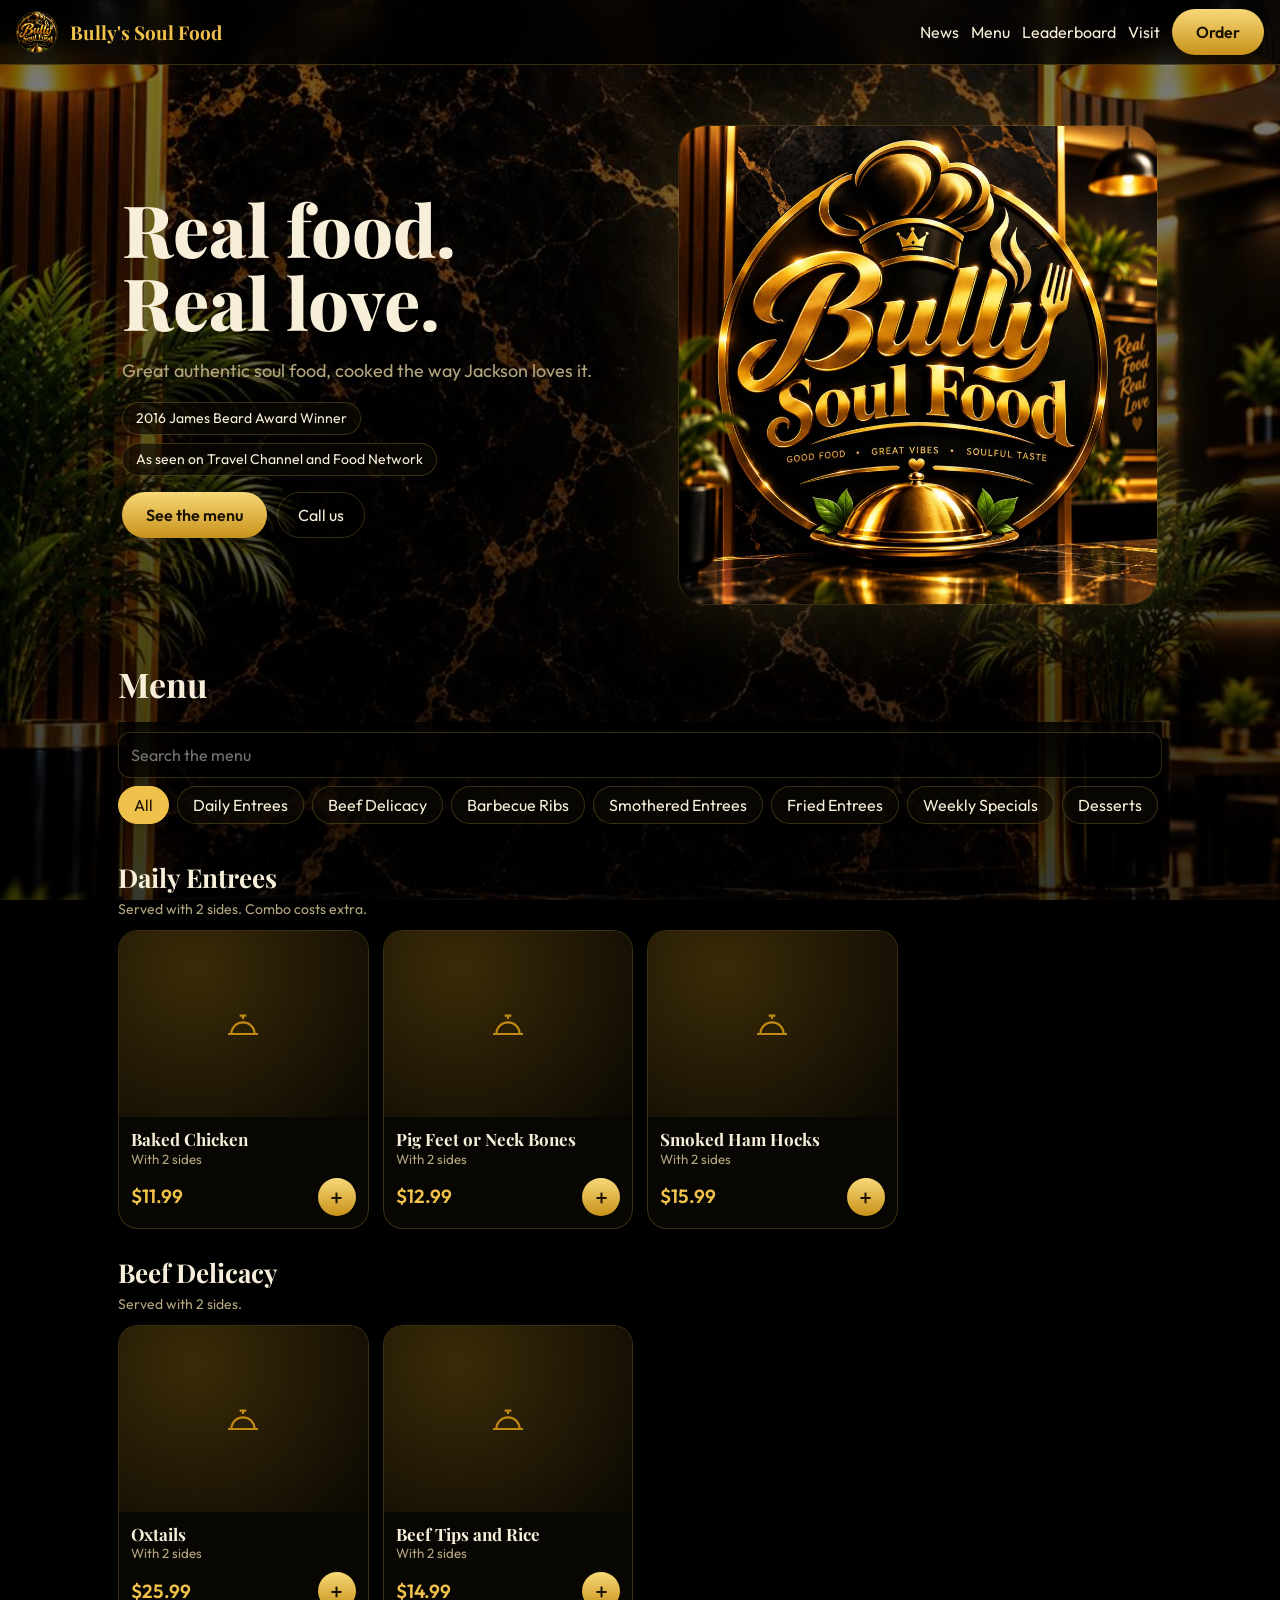
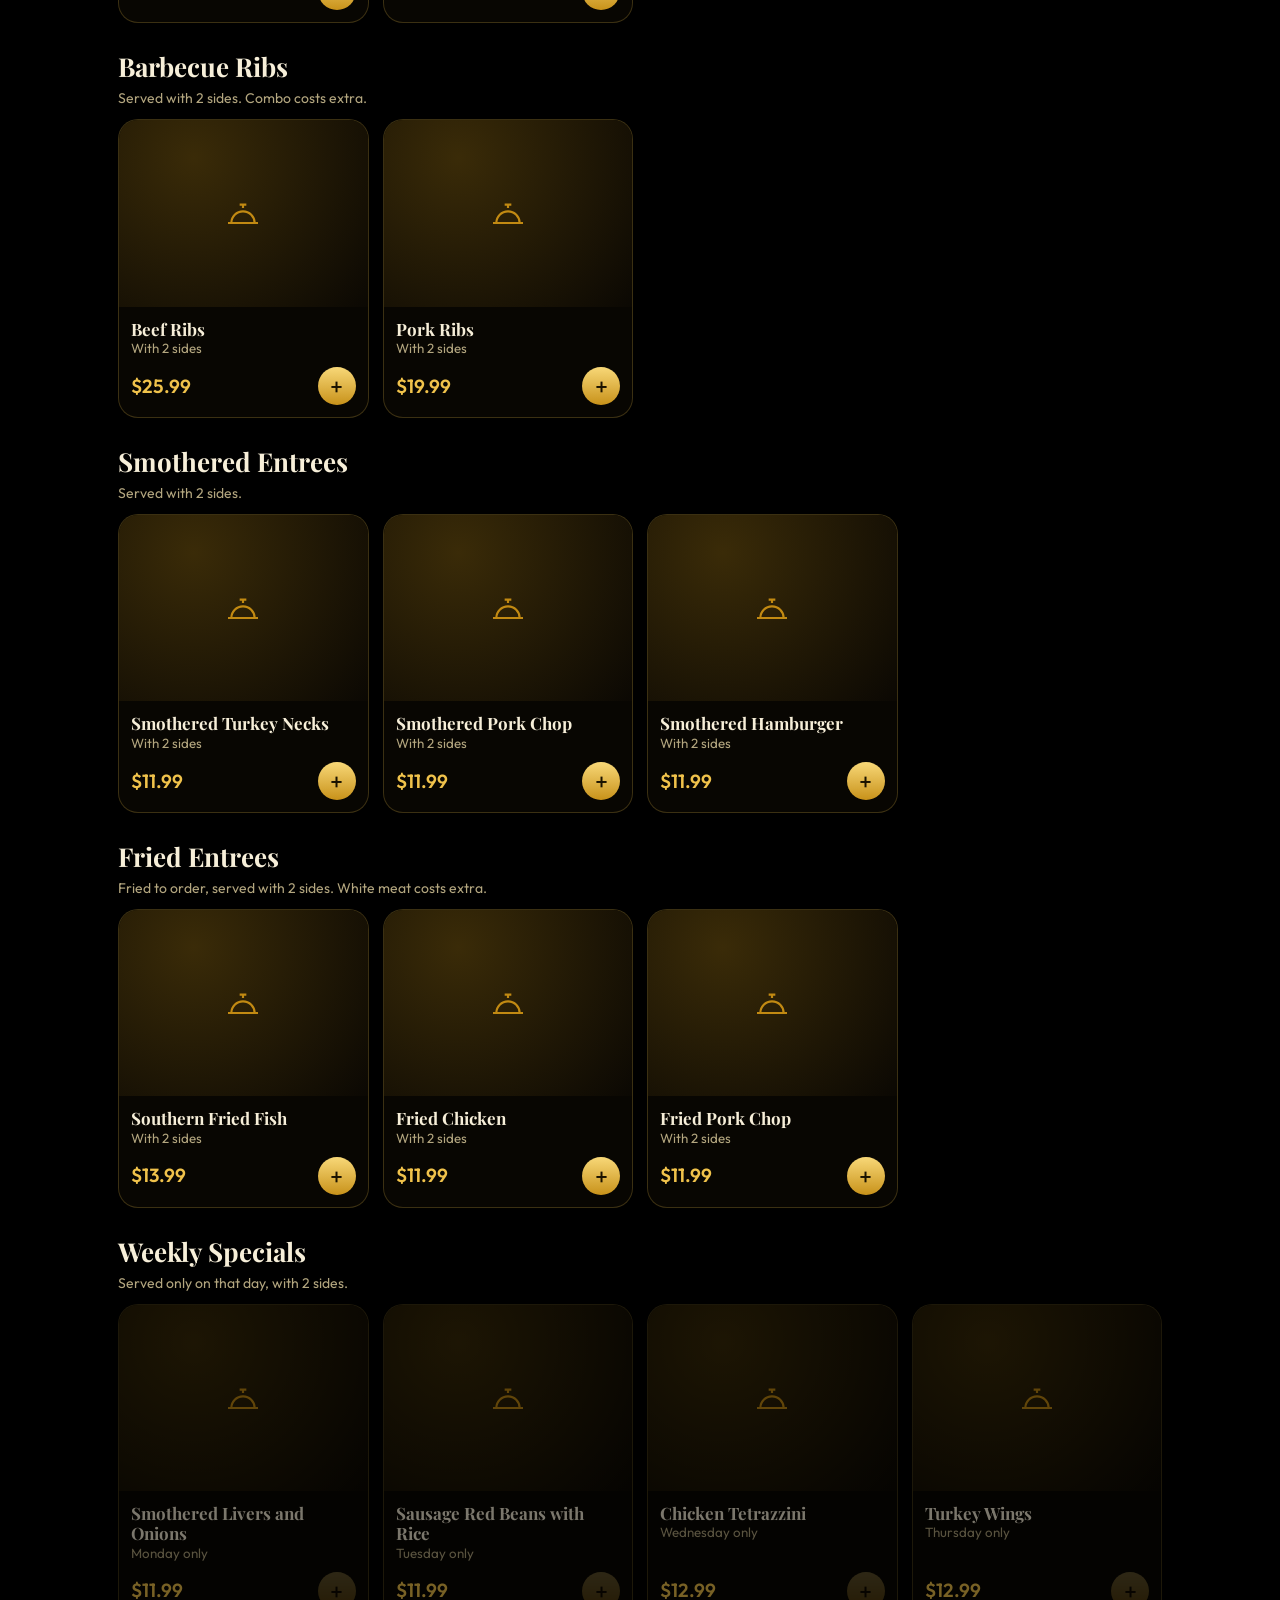
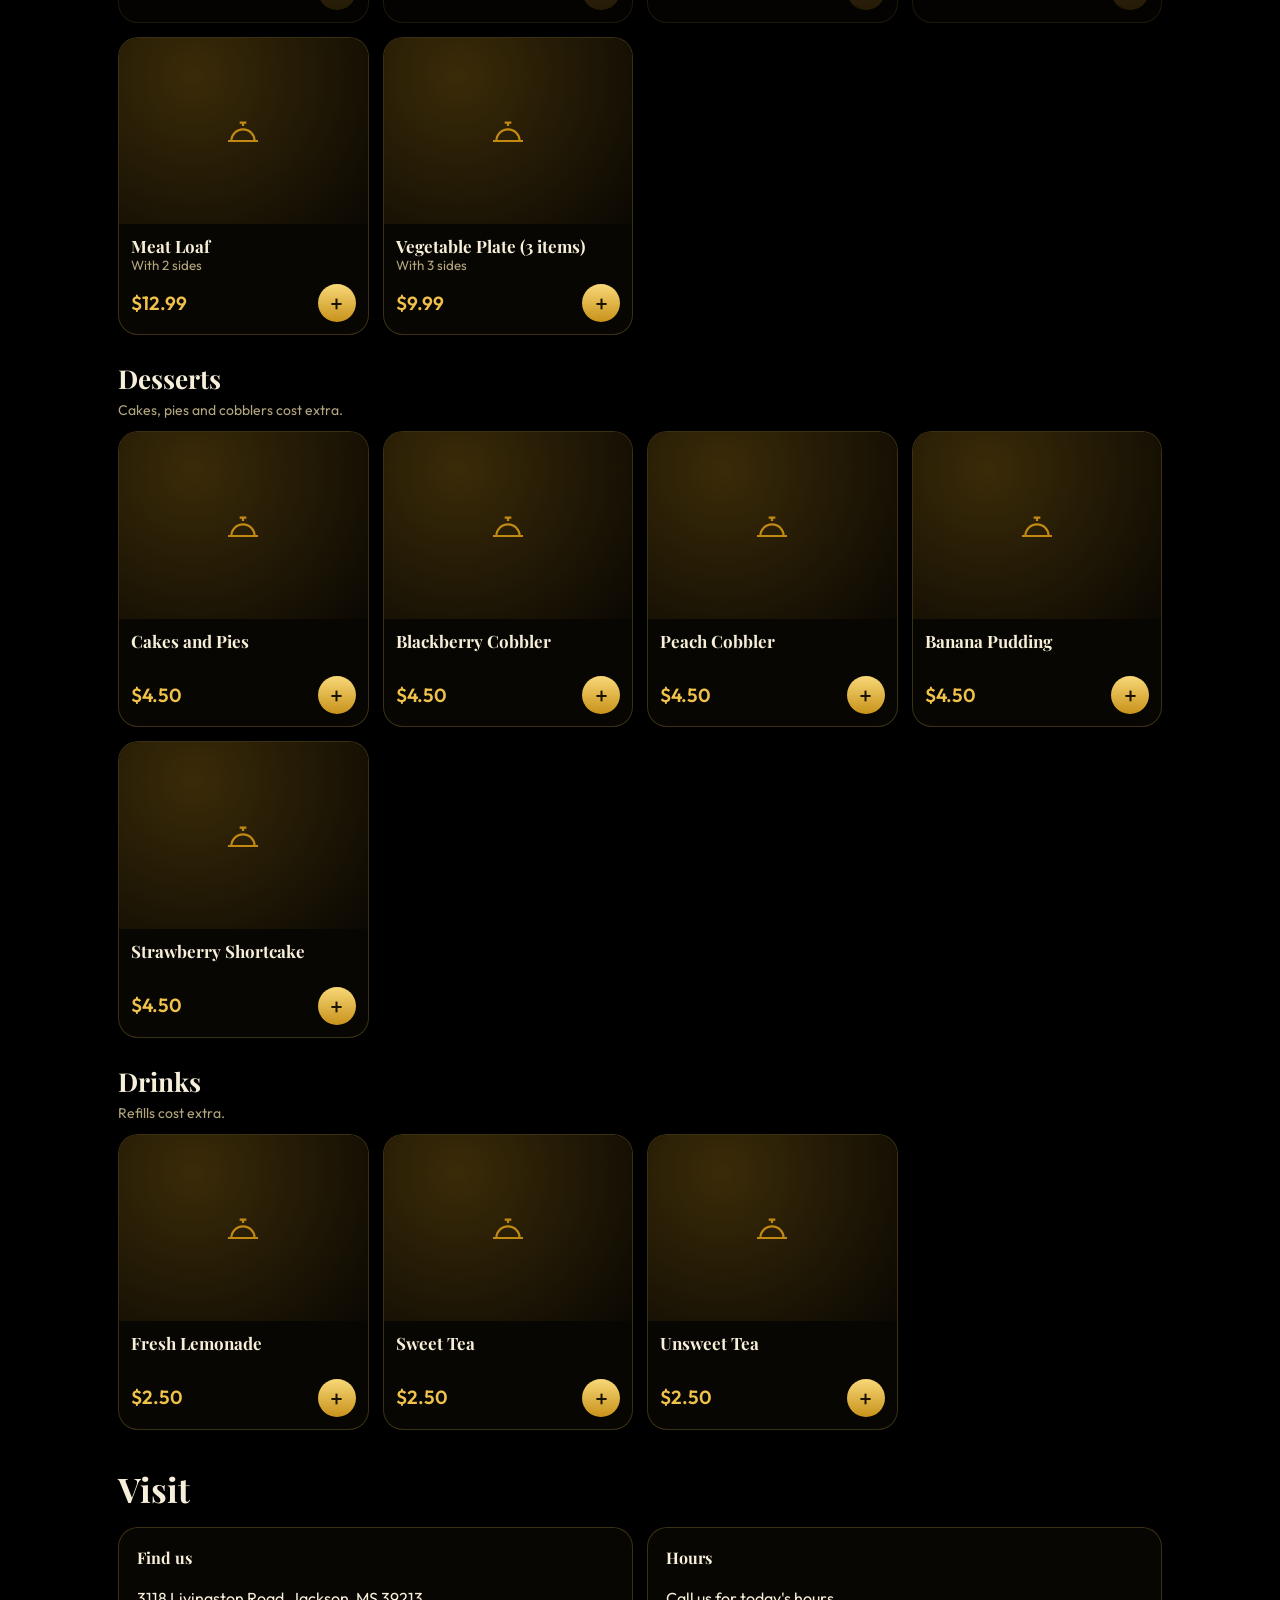
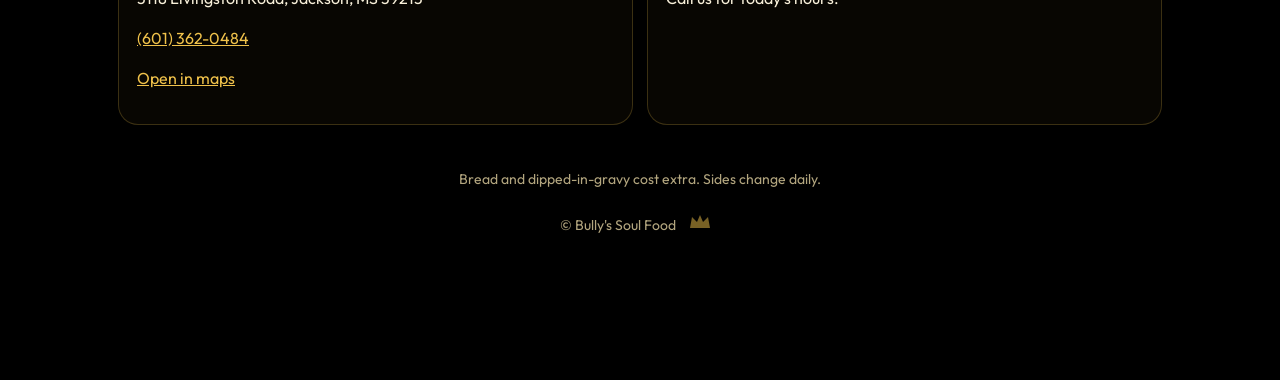
<file: index.html>
<!doctype html>
<html lang="en"><head><meta charset="utf-8">
<meta name="viewport" content="width=device-width, initial-scale=1, viewport-fit=cover">
<title>Bully's Soul Food — Jackson, MS</title>
<link href="https://fonts.googleapis.com/css2?family=Outfit:wght@400;500;600&family=Playfair+Display:ital,wght@0,700;0,800;1,700&display=swap" rel="stylesheet">
<link rel="stylesheet" href="style.css"></head>
<body>
<div id="banner"></div>
<header class="top"><img id="lg" src="logo.jpg" alt="Bully's logo"><b>Bully's Soul Food</b><a class="l" href="#news-s" id="nl" hidden>News</a><a class="l" href="#menu-s">Menu</a><a class="l" href="#lb-s" id="ll" hidden>Leaderboard</a><a class="l" href="#visit">Visit</a><button class="btn" onclick="openCart()" id="hc">Order</button></header>
<section class="hero">
<div>
<h1>Real food.<br>Real love.</h1>
<p id="tg"></p>
<div class="chips"><span class="chip">2016 James Beard Award Winner</span><span class="chip">As seen on Travel Channel and Food Network</span></div>
<div class="cta"><a class="btn" href="#menu-s">See the menu</a><a class="ln tl" href="tel:">Call us</a></div>
</div>
<img id="hi" src="hero.jpg" alt="Bully Soul Food sign in the dining room">
</section>
<main class="wrap">
<div id="news"></div>
<section class="sec" id="menu-s"><h2>Menu</h2>
<div class="tb"><input id="sq" type="search" placeholder="Search the menu" aria-label="Search the menu" oninput="q=this.value.toLowerCase();grid()"><div class="pills" id="pills"></div></div>
<div id="grid"></div></section>
<div id="lb"></div>
<section class="sec" id="visit"><h2>Visit</h2>
<div class="vis"><div class="glass"><h4>Find us</h4><p id="ad"></p><p><a class="tl" href="tel:" id="ph"></a></p><p><a id="mp" target="_blank" rel="noopener">Open in maps</a></p></div><div class="glass"><h4>Hours</h4><p id="hrs"></p></div></div></section>
</main>
<footer><p>Bread and dipped-in-gravy cost extra. Sides change daily.</p><p>&copy; Bully's Soul Food <button id="badge" aria-label="Bully's crown badge"><svg width="22" height="16" viewBox="0 0 22 16"><path d="M1 14L3 3l5 5 3-7 3 7 5-5 2 11z" fill="#f0c24b"/></svg></button></p></footer>
<button id="fp" class="btn" onclick="openCart()"><span id="bc"></span><span id="bt"></span></button>
<div id="sc" onclick="closeCart()"></div><aside id="dr" aria-label="Your order"></aside>
<div id="m" onclick="if(event.target===this)hide()"><div class="box" id="mb"></div></div>
<div id="adm"><div class="ad"><div class="side" id="as"></div><div id="ab"></div></div></div>
<script id="seed" type="application/json">null</script>
<script src="app.js"></script></body></html>
</file>
<file: style.css>
:root{--gold:#f0c24b;--gold2:#c28a12;--ink:#f7efd9;--mut:#b3a67f;--glass:rgba(12,9,3,.68);--bd:rgba(240,194,75,.22);--bad:#ff8a73;color-scheme:dark;box-sizing:border-box;padding-top:env(safe-area-inset-top,0px);padding-bottom:env(safe-area-inset-bottom,0px)}
*{box-sizing:border-box}html{background:#000;scroll-behavior:smooth;scroll-padding-top:120px}
body{margin:0;color:var(--ink);font:16px/1.5 Outfit,system-ui,sans-serif}
body::before{content:'';position:fixed;inset:0;z-index:-1;background:linear-gradient(rgba(0,0,0,.5),rgba(0,0,0,.78)),url(bg.jpg) center/cover}
h1,h2,h3,h4{font-family:'Playfair Display',Georgia,serif;margin:0}
button,input,select,textarea{font:inherit;color:inherit}
a{color:var(--gold)}
.glass{background:var(--glass);backdrop-filter:blur(14px);-webkit-backdrop-filter:blur(14px);border:1px solid var(--bd);border-radius:20px}
.btn{display:inline-block;background:linear-gradient(180deg,#f8d878,#c8921a);color:#1a1200;border:0;border-radius:999px;padding:11px 24px;font-weight:600;cursor:pointer;text-decoration:none}
.btn:disabled{opacity:.35;cursor:not-allowed}
.ln{display:inline-block;background:none;border:1px solid var(--bd);border-radius:999px;padding:10px 20px;cursor:pointer;text-decoration:none;color:var(--ink)}
:focus-visible{outline:2px solid var(--gold);outline-offset:2px}
.top{position:sticky;top:env(safe-area-inset-top,0px);z-index:10;display:flex;align-items:center;gap:12px;padding:9px 16px;background:rgba(0,0,0,.74);backdrop-filter:blur(14px);-webkit-backdrop-filter:blur(14px);border-bottom:1px solid var(--bd)}
.top img{width:42px;height:42px;border-radius:50%;object-fit:cover;border:1px solid var(--bd)}
.top b{font:700 19px 'Playfair Display',serif;color:var(--gold);flex:1}
.top a.l{color:var(--ink);text-decoration:none;display:none}
@media(min-width:700px){.top a.l{display:inline}}
#banner{background:linear-gradient(180deg,#f8d878,#c8921a);color:#1a1200;text-align:center;padding:8px 14px;font-weight:600}
.wrap{max-width:1080px;margin:0 auto;padding:0 18px}
.hero{display:grid;gap:26px;align-items:center;max-width:1080px;margin:0 auto;padding:30px 18px 10px}
@media(min-width:820px){.hero{grid-template-columns:1.05fr .95fr;padding:60px 22px 20px}}
.hero h1{font-size:clamp(40px,7.5vw,72px);line-height:1.02;font-weight:800}
.hero p{color:var(--mut);max-width:44ch;font-size:18px}
#hi{width:100%;aspect-ratio:1;object-fit:cover;border-radius:28px;border:1px solid var(--bd);box-shadow:0 0 90px rgba(240,194,75,.2)}
.chips{display:flex;flex-wrap:wrap;gap:8px;margin:16px 0}
.chip{border:1px solid var(--bd);border-radius:999px;padding:5px 13px;font-size:14px;background:var(--glass)}
.cta{display:flex;gap:10px;flex-wrap:wrap}
.sec{padding-top:34px}
.sec>h2{font-size:34px;margin-bottom:12px}
.nc{padding:16px 18px;margin-bottom:12px}.nc small{color:var(--mut);margin-left:8px}.nc p{margin:6px 0 0}
.tb{position:sticky;top:calc(env(safe-area-inset-top,0px) + 61px);z-index:8;padding:10px 0 8px;background:linear-gradient(rgba(0,0,0,.85),rgba(0,0,0,0))}
.pills{display:flex;gap:8px;overflow-x:auto;padding:8px 0 2px}
.pills button{white-space:nowrap;border:1px solid var(--bd);background:var(--glass);border-radius:999px;padding:6px 15px;cursor:pointer}
.pills button.a{background:var(--gold);color:#1a1200;border-color:var(--gold)}
input,select,textarea{width:100%;background:rgba(0,0,0,.6);border:1px solid var(--bd);border-radius:12px;padding:10px 12px}
input[type=checkbox],input[type=radio]{width:auto}
.ct{font-size:26px;margin:24px 0 2px}.n{color:var(--mut);font-size:14px;margin:0 0 10px}
.g{display:grid;grid-template-columns:repeat(auto-fill,minmax(155px,1fr));gap:14px}
@media(min-width:700px){.g{grid-template-columns:repeat(auto-fill,minmax(230px,1fr))}}
.cd{overflow:hidden;display:flex;flex-direction:column}
.cd.off{opacity:.5}
.im{aspect-ratio:4/3;background:radial-gradient(circle at 30% 20%,#3a2b08,#0b0803);display:grid;place-items:center;color:var(--gold2)}
.im img{width:100%;height:100%;object-fit:cover}
.cb{padding:12px;display:flex;flex-direction:column;flex:1}
.cb h4{font-size:17px;line-height:1.2}.cb small{color:var(--mut);min-height:1.3em}
.pr{margin-top:auto;display:flex;justify-content:space-between;align-items:center;padding-top:8px}
.pr b{color:var(--gold);font-size:19px;font-weight:600}
.add{width:38px;height:38px;border-radius:50%;border:0;background:linear-gradient(180deg,#f8d878,#c8921a);color:#1a1200;font-size:24px;line-height:1;cursor:pointer}
.add:disabled{opacity:.35;cursor:not-allowed}
.vis{display:grid;gap:14px}@media(min-width:700px){.vis{grid-template-columns:1fr 1fr}}
.vis .glass{padding:18px}
footer{text-align:center;color:var(--mut);font-size:14px;padding:30px 16px 120px}
#badge{background:none;border:0;padding:10px;cursor:default;opacity:.5}
#fp{position:fixed;left:50%;transform:translateX(-50%);bottom:calc(14px + env(safe-area-inset-bottom,0px));z-index:12;display:none;box-shadow:0 8px 30px rgba(0,0,0,.6);gap:18px;align-items:center}
#sc{position:fixed;inset:0;background:rgba(0,0,0,.7);z-index:24;display:none}#sc.on{display:block}
#dr{position:fixed;top:0;right:0;bottom:0;width:min(440px,100%);z-index:25;transform:translateX(105%);transition:transform .25s;padding:18px 18px calc(18px + env(safe-area-inset-bottom,0px));overflow:auto;background:#0a0803;border-left:1px solid var(--bd)}
#dr.on{transform:none}
#dr h2,#mb h2{font-size:26px;margin-bottom:8px}
@media(prefers-reduced-motion:reduce){#dr{transition:none}}
#m{position:fixed;inset:0;background:rgba(0,0,0,.78);z-index:30;display:none;align-items:flex-end;justify-content:center}#m.on{display:flex}
.box{background:#0a0803;border:1px solid var(--bd);border-radius:22px 22px 0 0;width:min(520px,100%);max-height:90%;overflow:auto;padding:20px 18px calc(20px + env(safe-area-inset-bottom,0px))}
label{display:block;margin:10px 0 4px;color:var(--mut);font-size:15px}
.sd{display:flex;gap:10px;align-items:center;padding:10px 0;border-bottom:1px solid rgba(240,194,75,.1);margin:0;color:var(--ink)}
.row{display:grid;grid-template-columns:1fr auto auto;gap:10px;align-items:center;padding:9px 0;border-bottom:1px solid rgba(240,194,75,.1)}
.row small{display:block;color:var(--mut)}
.q{display:flex;align-items:center;gap:8px}.q button{width:28px;height:28px;border-radius:50%;border:1px solid var(--bd);background:none;cursor:pointer}
.tot{display:flex;justify-content:space-between;padding:2px 0}.tot.g2{color:var(--gold);font-size:20px;font-weight:600}
.err{color:var(--bad);min-height:1.2em;margin:6px 0}
#adm{position:fixed;inset:0;z-index:40;background:#050402;display:none;overflow:auto;padding-bottom:calc(40px + env(safe-area-inset-bottom,0px))}#adm.on{display:block}
.ad{display:grid;gap:16px;max-width:1000px;margin:0 auto;padding:16px}
@media(min-width:800px){.ad{grid-template-columns:190px 1fr;gap:26px}}
.side{display:flex;gap:6px;flex-wrap:wrap;align-content:flex-start}
@media(min-width:800px){.side{flex-direction:column;flex-wrap:nowrap}}
.side button{border:1px solid var(--bd);background:none;border-radius:12px;padding:8px 14px;cursor:pointer;text-align:left}
.side button.a{background:var(--gold);color:#1a1200}
.st{display:grid;grid-template-columns:repeat(3,1fr);gap:10px;margin-bottom:14px}
.st div{padding:12px;border:1px solid var(--bd);border-radius:14px;font-size:14px;color:var(--mut)}.st b{display:block;font-size:26px;color:var(--gold)}
.oc{border:1px solid var(--bd);border-radius:14px;padding:12px;margin:10px 0}
.ar{display:grid;gap:6px;align-items:center}
.ph{display:flex;gap:8px;align-items:center;margin-top:8px;flex-wrap:wrap}.ph img{width:46px;height:46px;object-fit:cover;border-radius:8px}
.lb{padding:6px 16px}.lr{display:grid;grid-template-columns:38px 1fr auto;gap:12px;align-items:center;padding:12px 0;border-bottom:1px solid rgba(240,194,75,.1)}.lr:last-child{border:0}.lr small{display:block;color:var(--mut)}
.rk{width:34px;height:34px;border-radius:50%;display:grid;place-items:center;border:1px solid var(--bd);font-weight:600}
.r0 .rk{background:linear-gradient(180deg,#f8d878,#c8921a);color:#1a1200}.r1 .rk{background:#d9d9d9;color:#111}.r2 .rk{background:#cd7f32;color:#111}.pt{color:var(--gold);font-weight:600}
#dr h4{margin:16px 0 4px;font-size:17px}#dr .pills{padding:4px 0}
</file>
